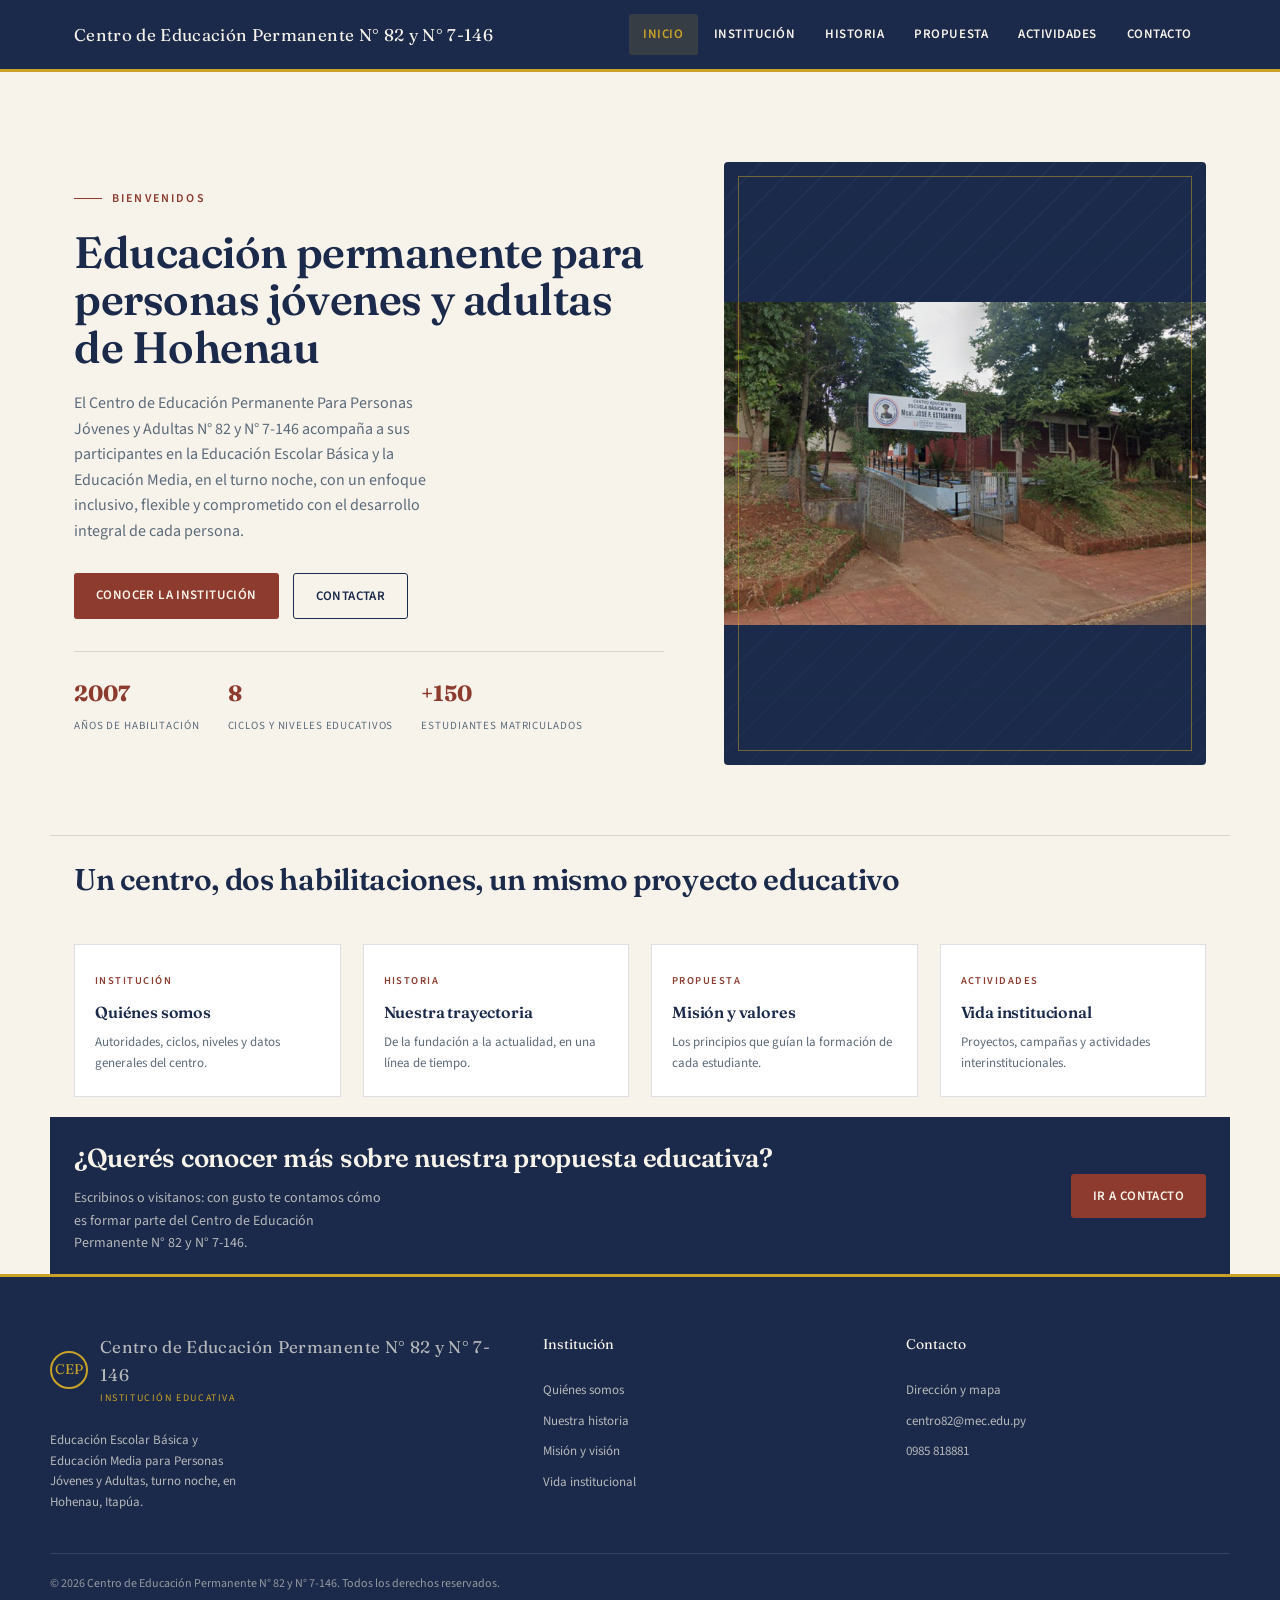
<file: index.html>
<!DOCTYPE html>
<html lang="es">
<head>
<script src="https://cdn.botpress.cloud/webchat/v5.0/inject.js"></script>
<script src="https://files.bpcontent.cloud/2026/10/13/23/20261013231435-PEEJTWRN.js" defer></script>
<meta charset="UTF-8">
<meta name="viewport" content="width=device-width, initial-scale=1.0">
<title>Inicio · Centro de Educación Permanente N° 82 y N° 7-146</title>
<meta name="description" content="Centro de Educación Permanente N° 82 y N° 7-146, institución educativa comprometida con la formación integral.">
<link rel="stylesheet" href="styles.css">
</head>
<body>

<header>
  <div class="nav-wrap">
    <div class="brand">
      <a href="index.html" class="brand-link">
        <div class="brand-text">Centro de Educación Permanente N° 82 y N° 7-146</div>
      </a>
    </div>
    <button class="nav-toggle" aria-label="Abrir menú" aria-expanded="false" aria-controls="site-nav">
      <span></span><span></span><span></span>
    </button>
    <nav id="site-nav">
      <div class="active"><a href="index.html">Inicio</a></div>
      <div><a href="/institucion">Institución</a>
        <div class="dropdown">
          <a href="institucion.html#informacion">Información general</a>
          <a href="institucion.html#autoridades">Autoridades</a>
          <a href="institucion.html#instalaciones">Instalaciones</a>
        </div>
      </div>
      <div><a href="/historia">Historia</a>
        <div class="dropdown">
          <a href="historia.html#origenes">Historia del colegio</a>
          <a href="historia.html#linea-de-tiempo">Línea de tiempo</a>
        </div>
      </div>
      <div><a href="/propuesta">Propuesta</a>
        <div class="dropdown">
          <a href="propuesta.html#mision">Misión</a>
          <a href="propuesta.html#vision">Visión</a>
          <a href="propuesta.html#valores">Valores</a>
        </div>
      </div>
      <div><a href="/actividades">Actividades</a>
        <div class="dropdown">
          <a href="actividades.html#interinstitucionales">Interinstitucionales</a>
          <a href="actividades.html#campanas">Campañas / Proyectos</a>
        </div>
      </div>
      <div><a href="/contacto">Contacto</a></div>
    </nav>
  </div>
</header>


<div class="hero">
  <div>
    <div class="hero-eyebrow">Bienvenidos</div>
    <h1>Educación permanente para personas jóvenes y adultas de Hohenau</h1>
    <p>El Centro de Educación Permanente Para Personas Jóvenes y Adultas N° 82 y N° 7-146 acompaña a sus participantes en la Educación Escolar Básica y la Educación Media, en el turno noche, con un enfoque inclusivo, flexible y comprometido con el desarrollo integral de cada persona.</p>
    <div class="hero-cta">
      <a href="/institucion" class="btn btn-primary">Conocer la institución</a>
      <a href="/contacto" class="btn btn-ghost">Contactar</a>
    </div>
    <div class="hero-meta">
      <div><strong>2007</strong><span>Años de habilitación</span></div>
      <div><strong>8</strong><span>Ciclos y niveles educativos</span></div>
      <div><strong>+150</strong><span>Estudiantes matriculados</span></div>
    </div>
  </div>
  <div class="hero-visual">
    <div class="hero-visual-mark">
      <img src="FotoCEP.png" width="600" height="400" alt="Foto CEP">
    </div>
  </div>
</div>

<section class="highlights" aria-label="Resumen institucional">
  <div class="section-head">
    <div>
      <h2>Un centro, dos habilitaciones, un mismo proyecto educativo</h2>
    </div>
  </div>
  <div class="grid-4">
    <a class="mini-card" href="/institucion">
      <span class="mini-card-tag">Institución</span>
      <h3>Quiénes somos</h3>
      <p>Autoridades, ciclos, niveles y datos generales del centro.</p>
    </a>
    <a class="mini-card" href="/historia">
      <span class="mini-card-tag">Historia</span>
      <h3>Nuestra trayectoria</h3>
      <p>De la fundación a la actualidad, en una línea de tiempo.</p>
    </a>
    <a class="mini-card" href="/propuesta">
      <span class="mini-card-tag">Propuesta</span>
      <h3>Misión y valores</h3>
      <p>Los principios que guían la formación de cada estudiante.</p>
    </a>
    <a class="mini-card" href="/actividades">
      <span class="mini-card-tag">Actividades</span>
      <h3>Vida institucional</h3>
      <p>Proyectos, campañas y actividades interinstitucionales.</p>
    </a>
  </div>
</section>

<section class="cta-banner" aria-label="Llamado a la acción">
  <div class="cta-inner">
    <div>
      <h2>¿Querés conocer más sobre nuestra propuesta educativa?</h2>
      <p>Escribinos o visitanos: con gusto te contamos cómo es formar parte del Centro de Educación Permanente N° 82 y N° 7-146.</p>
    </div>
    <a href="/contacto" class="btn btn-primary">Ir a contacto</a>
  </div>
</section>

<footer>
  <div class="footer-wrap">
    <div class="footer-col">
      <div class="footer-brand">
        <div class="seal">CEP</div>
        <div class="brand-text">Centro de Educación Permanente N° 82 y N° 7-146<span>Institución Educativa</span></div>
      </div>
      <p class="footer-desc">Educación Escolar Básica y Educación Media para Personas Jóvenes y Adultas, turno noche, en Hohenau, Itapúa.</p>
    </div>
    <div class="footer-col">
      <div class="footer-heading">Institución</div>
      <a href="institucion.html">Quiénes somos</a>
      <a href="historia.html">Nuestra historia</a>
      <a href="propuesta.html">Misión y visión</a>
      <a href="actividades.html">Vida institucional</a>
    </div>
    <div class="footer-col">
      <div class="footer-heading">Contacto</div>
      <a href="/contacto">Dirección y mapa</a>
      <a href="mailto:centro82@mec.edu.py">centro82@mec.edu.py</a>
      <a href="tel:+595985818881">0985 818881</a>
    </div>
  </div>
  <div class="footer-bottom">
    <span>© 2026 Centro de Educación Permanente N° 82 y N° 7-146. Todos los derechos reservados.</span>
  </div>
</footer>

<script>
  const toggle = document.querySelector('.nav-toggle');
  const nav = document.getElementById('site-nav');
  if (toggle && nav) {
    toggle.addEventListener('click', () => {
      const open = nav.classList.toggle('open');
      toggle.setAttribute('aria-expanded', open);
    });
  }
</script>

</body>
</html>
</file>
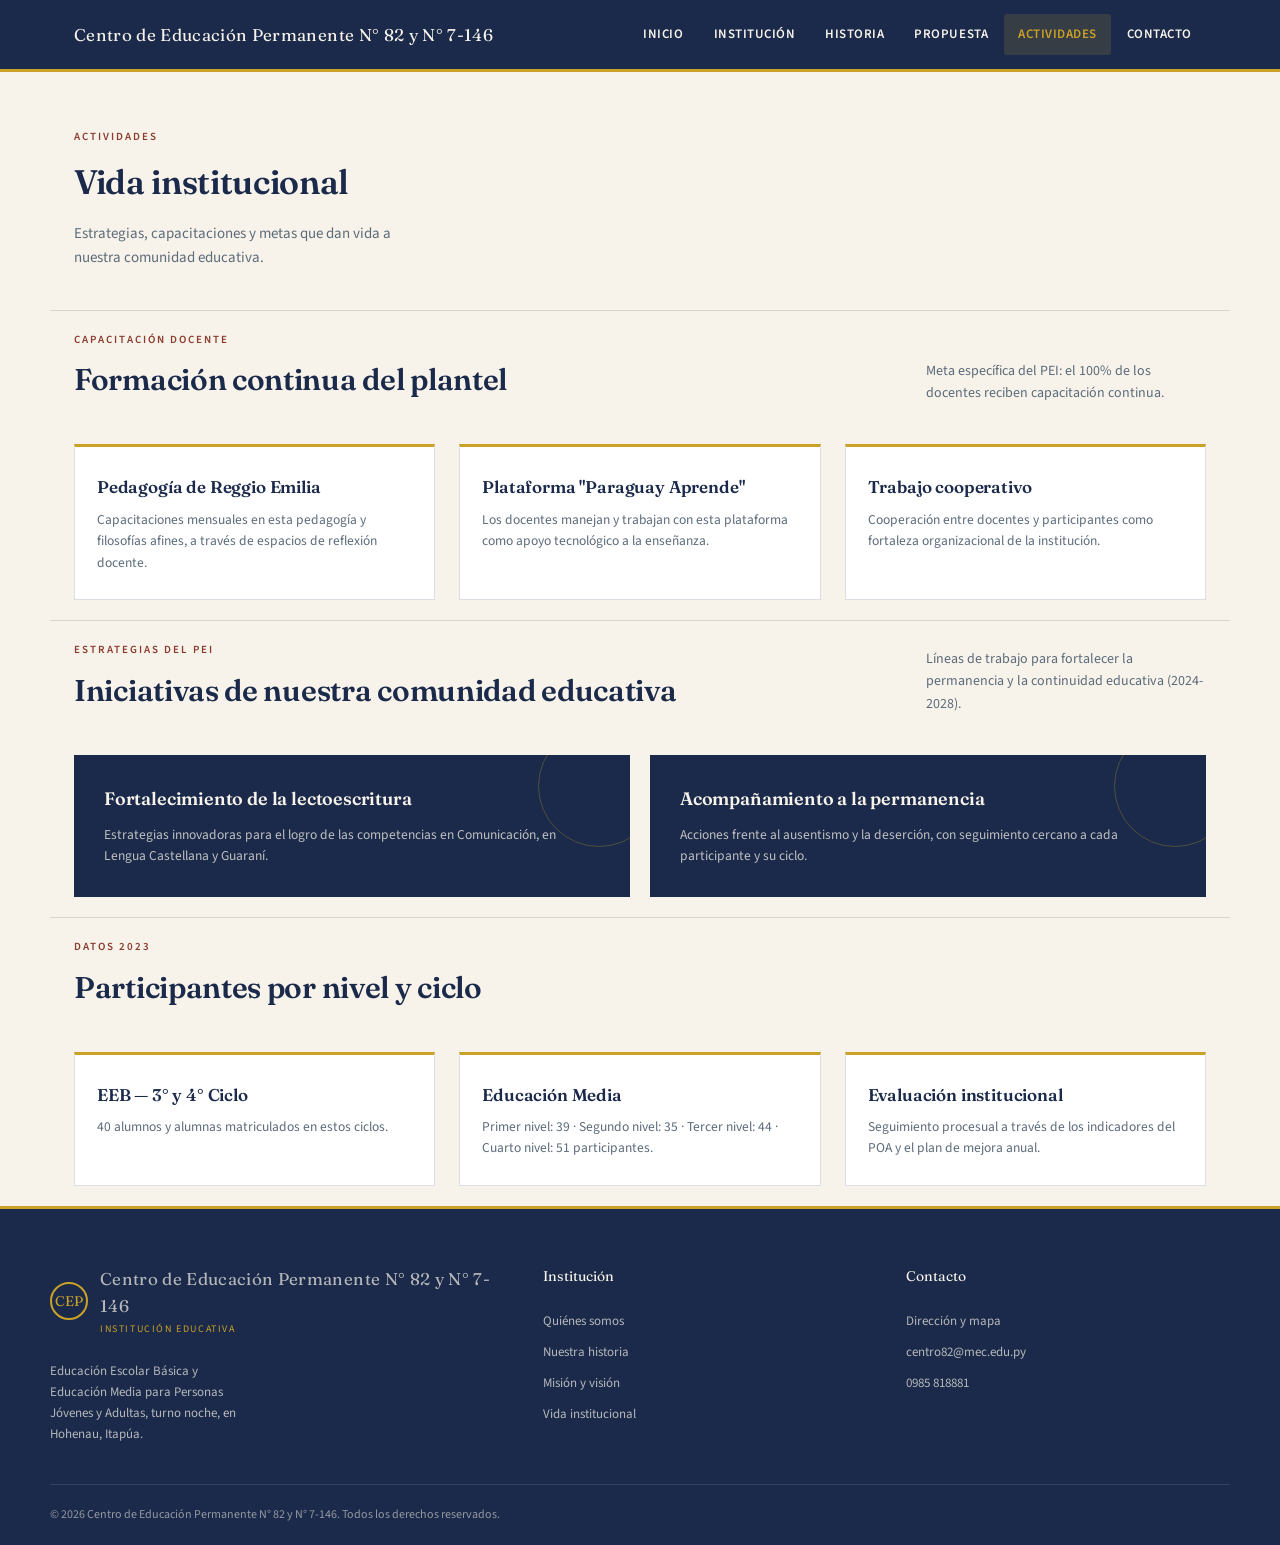
<file: actividades.html>
<!DOCTYPE html>
<html lang="es">
<head>
<script src="https://cdn.botpress.cloud/webchat/v5.0/inject.js"></script>
<script src="https://files.bpcontent.cloud/2026/10/13/23/20261013231435-PEEJTWRN.js" defer></script>
<meta charset="UTF-8">
<meta name="viewport" content="width=device-width, initial-scale=1.0">
<title>Actividades · Centro de Educación Permanente N° 82 y N° 7-146</title>
<meta name="description" content="Actividades interinstitucionales, campañas y proyectos del Centro de Educación Permanente N° 82 y N° 7-146.">
<link rel="stylesheet" href="styles.css">
</head>
<body>

<header>
  <div class="nav-wrap">
    <div class="brand">
      <a href="index.html" class="brand-link">
        <div class="brand-text">Centro de Educación Permanente N° 82 y N° 7-146</div>
      </a>
    </div>
    <button class="nav-toggle" aria-label="Abrir menú" aria-expanded="false" aria-controls="site-nav">
      <span></span><span></span><span></span>
    </button>
    <nav id="site-nav">
      <div><a href="index.html">Inicio</a></div>
      <div><a href="/institucion">Institución</a>
        <div class="dropdown">
          <a href="institucion.html#informacion">Información general</a>
          <a href="institucion.html#autoridades">Autoridades</a>
          <a href="institucion.html#instalaciones">Instalaciones</a>
        </div>
      </div>
      <div><a href="/historia">Historia</a>
        <div class="dropdown">
          <a href="historia.html#origenes">Historia del colegio</a>
          <a href="historia.html#linea-de-tiempo">Línea de tiempo</a>
        </div>
      </div>
      <div><a href="/propuesta">Propuesta</a>
        <div class="dropdown">
          <a href="propuesta.html#mision">Misión</a>
          <a href="propuesta.html#vision">Visión</a>
          <a href="propuesta.html#valores">Valores</a>
        </div>
      </div>
      <div class="active"><a href="/actividades">Actividades</a>
        <div class="dropdown">
          <a href="actividades.html#interinstitucionales">Interinstitucionales</a>
          <a href="actividades.html#campanas">Campañas / Proyectos</a>
        </div>
      </div>
      <div><a href="/contacto">Contacto</a></div>
    </nav>
  </div>
</header>


<div class="page-hero">
  <span class="section-tag">Actividades</span>
  <h1>Vida institucional</h1>
  <p>Estrategias, capacitaciones y metas que dan vida a nuestra comunidad educativa.</p>
</div>

<section id="interinstitucionales">
  <div class="section-head">
    <div>
      <span class="section-tag">Capacitación docente</span>
      <h2>Formación continua del plantel</h2>
    </div>
    <p class="section-sub">Meta específica del PEI: el 100% de los docentes reciben capacitación continua.</p>
  </div>
  <div class="grid-3">
    <div class="card">
      <h3>Pedagogía de Reggio Emilia</h3>
      <p>Capacitaciones mensuales en esta pedagogía y filosofías afines, a través de espacios de reflexión docente.</p>
    </div>
    <div class="card">
      <h3>Plataforma "Paraguay Aprende"</h3>
      <p>Los docentes manejan y trabajan con esta plataforma como apoyo tecnológico a la enseñanza.</p>
    </div>
    <div class="card">
      <h3>Trabajo cooperativo</h3>
      <p>Cooperación entre docentes y participantes como fortaleza organizacional de la institución.</p>
    </div>
  </div>
</section>

<section id="campanas">
  <div class="section-head">
    <div>
      <span class="section-tag">Estrategias del PEI</span>
      <h2>Iniciativas de nuestra comunidad educativa</h2>
    </div>
    <p class="section-sub">Líneas de trabajo para fortalecer la permanencia y la continuidad educativa (2024-2028).</p>
  </div>
  <div class="activity-row">
    <div class="activity-card">
      <h3>Fortalecimiento de la lectoescritura</h3>
      <p>Estrategias innovadoras para el logro de las competencias en Comunicación, en Lengua Castellana y Guaraní.</p>
    </div>
    <div class="activity-card">
      <h3>Acompañamiento a la permanencia</h3>
      <p>Acciones frente al ausentismo y la deserción, con seguimiento cercano a cada participante y su ciclo.</p>
    </div>
  </div>
</section>

<section id="calendario">
  <div class="section-head">
    <div>
      <span class="section-tag">Datos 2023</span>
      <h2>Participantes por nivel y ciclo</h2>
    </div>
  </div>
  <div class="grid-3">
    <div class="card"><h3>EEB — 3° y 4° Ciclo</h3><p>40 alumnos y alumnas matriculados en estos ciclos.</p></div>
    <div class="card"><h3>Educación Media</h3><p>Primer nivel: 39 · Segundo nivel: 35 · Tercer nivel: 44 · Cuarto nivel: 51 participantes.</p></div>
    <div class="card"><h3>Evaluación institucional</h3><p>Seguimiento procesual a través de los indicadores del POA y el plan de mejora anual.</p></div>
  </div>
</section>

<footer>
  <div class="footer-wrap">
    <div class="footer-col">
      <div class="footer-brand">
        <div class="seal">CEP</div>
        <div class="brand-text">Centro de Educación Permanente N° 82 y N° 7-146<span>Institución Educativa</span></div>
      </div>
      <p class="footer-desc">Educación Escolar Básica y Educación Media para Personas Jóvenes y Adultas, turno noche, en Hohenau, Itapúa.</p>
    </div>
    <div class="footer-col">
      <div class="footer-heading">Institución</div>
      <a href="/institucion">Quiénes somos</a>
      <a href="/historia">Nuestra historia</a>
      <a href="/propuesta">Misión y visión</a>
      <a href="/actividades">Vida institucional</a>
    </div>
    <div class="footer-col">
      <div class="footer-heading">Contacto</div>
      <a href="contacto.html">Dirección y mapa</a>
      <a href="mailto:centro82@mec.edu.py">centro82@mec.edu.py</a>
      <a href="tel:+595985818881">0985 818881</a>
    </div>
  </div>
  <div class="footer-bottom">
    <span>© 2026 Centro de Educación Permanente N° 82 y N° 7-146. Todos los derechos reservados.</span>
  </div>
</footer>

<script>
  const toggle = document.querySelector('.nav-toggle');
  const nav = document.getElementById('site-nav');
  if (toggle && nav) {
    toggle.addEventListener('click', () => {
      const open = nav.classList.toggle('open');
      toggle.setAttribute('aria-expanded', open);
    });
  }
</script>

</body>
</html>
</file>
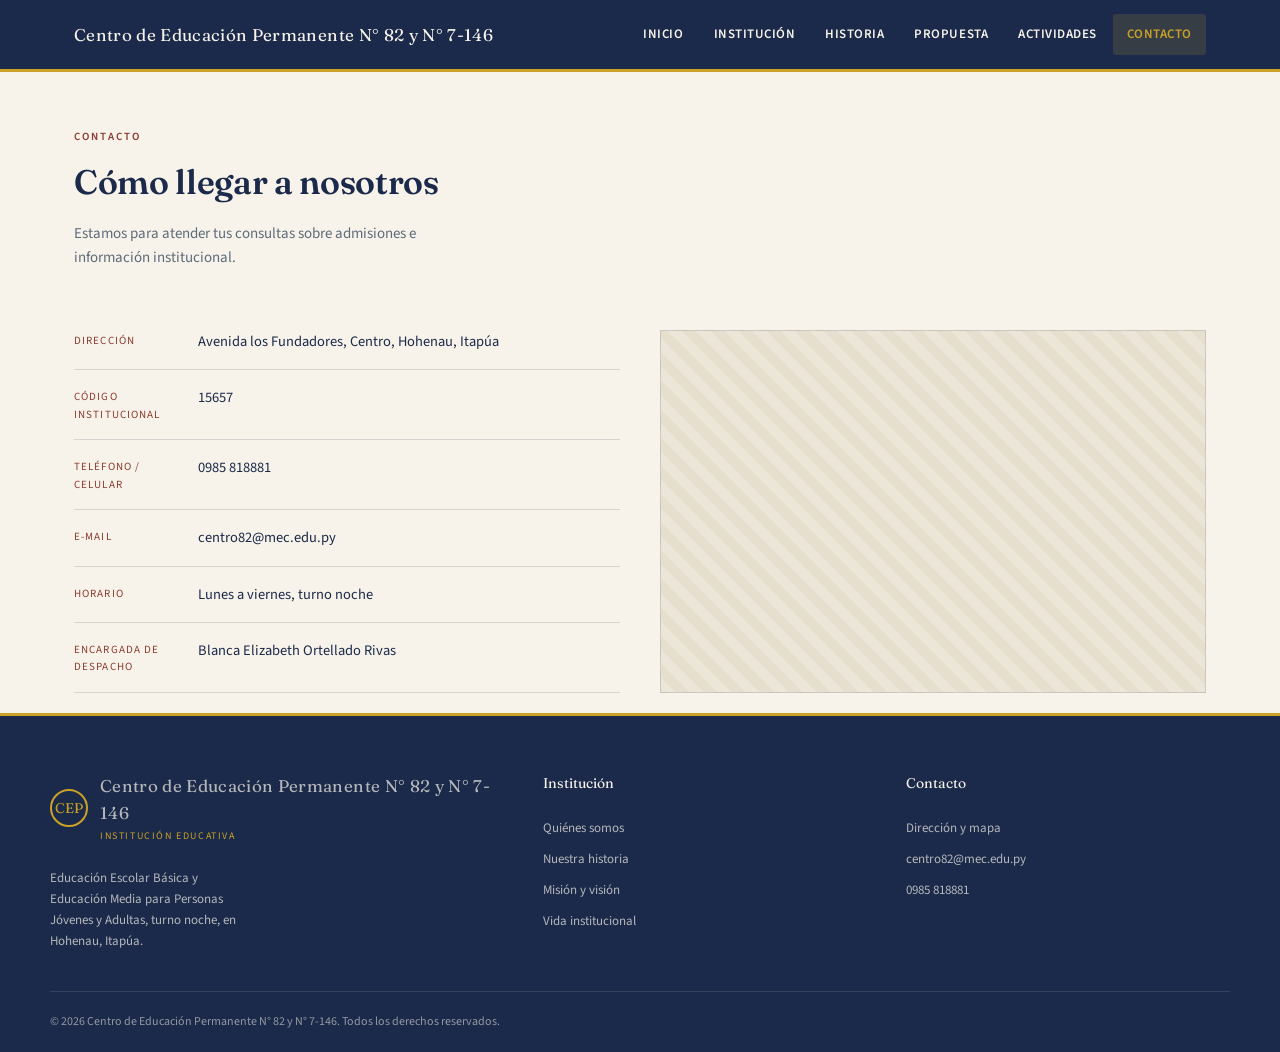
<file: contacto.html>
<!DOCTYPE html>
<html lang="es">
<head>
<script src="https://cdn.botpress.cloud/webchat/v5.0/inject.js"></script>
<script src="https://files.bpcontent.cloud/2026/10/13/23/20261013231435-PEEJTWRN.js" defer></script>
<meta charset="UTF-8">
<meta name="viewport" content="width=device-width, initial-scale=1.0">
<title>Contacto · Centro de Educación Permanente N° 82 y N° 7-146</title>
<meta name="description" content="Contacto, dirección y mapa del Centro de Educación Permanente N° 82 y N° 7-146.">
<link rel="stylesheet" href="styles.css">
</head>
<body>

<header>
  <div class="nav-wrap">
    <div class="brand">
      <a href="index.html" class="brand-link">
        <div class="brand-text">Centro de Educación Permanente N° 82 y N° 7-146</div>
      </a>
    </div>
    <button class="nav-toggle" aria-label="Abrir menú" aria-expanded="false" aria-controls="site-nav">
      <span></span><span></span><span></span>
    </button>
    <nav id="site-nav">
      <div><a href="index.html">Inicio</a></div>
      <div><a href="/institucion">Institución</a>
        <div class="dropdown">
          <a href="institucion.html#informacion">Información general</a>
          <a href="institucion.html#autoridades">Autoridades</a>
          <a href="institucion.html#instalaciones">Instalaciones</a>
        </div>
      </div>
      <div><a href="/historia">Historia</a>
        <div class="dropdown">
          <a href="historia.html#origenes">Historia del colegio</a>
          <a href="historia.html#linea-de-tiempo">Línea de tiempo</a>
        </div>
      </div>
      <div><a href="/propuesta">Propuesta</a>
        <div class="dropdown">
          <a href="propuesta.html#mision">Misión</a>
          <a href="propuesta.html#vision">Visión</a>
          <a href="propuesta.html#valores">Valores</a>
        </div>
      </div>
      <div><a href="/actividades">Actividades</a>
        <div class="dropdown">
          <a href="actividades.html#interinstitucionales">Interinstitucionales</a>
          <a href="actividades.html#campanas">Campañas / Proyectos</a>
        </div>
      </div>
      <div class="active"><a href="contacto.html">Contacto</a></div>
    </nav>
  </div>
</header>


<div class="page-hero">
  <span class="section-tag">Contacto</span>
  <h1>Cómo llegar a nosotros</h1>
  <p>Estamos para atender tus consultas sobre admisiones e información institucional.</p>
</div>

<section id="datos" class="no-top-border">
  <div class="contact-wrap">
    <div>
      <div class="contact-list">
        <div><span class="contact-label">Dirección</span><span class="contact-value">Avenida los Fundadores, Centro, Hohenau, Itapúa</span></div>
        <div><span class="contact-label">Código institucional</span><span class="contact-value">15657</span></div>
        <div><span class="contact-label">Teléfono / Celular</span><span class="contact-value">0985 818881</span></div>
        <div><span class="contact-label">E-mail</span><span class="contact-value">centro82@mec.edu.py</span></div>
        <div><span class="contact-label">Horario</span><span class="contact-value">Lunes a viernes, turno noche</span></div>
        <div><span class="contact-label">Encargada de Despacho</span><span class="contact-value">Blanca Elizabeth Ortellado Rivas</span></div>
      </div>
    </div>
    <div class="map-box">
      <iframe
        src="https://www.google.com/maps/embed?pb=!1m18!1m12!1m3!1d3552.2698038043586!2d-55.65250252465376!3d-27.08478750041523!2m3!1f0!2f0!3f0!3m2!1i1024!2i768!4f13.1!3m3!1m2!1s0x9457fa8da67e0d2d%3A0x11ee6d0868a7bda2!2sEscuela%20Mcal.%20Estigarribia!5e0!3m2!1ses-419!2spy!4v1787237582143!5m2!1ses-419!2spy"
        style="border:0;"
        title="Ubicación del centro educativo"
        allowfullscreen=""
        loading="lazy"
        referrerpolicy="no-referrer-when-downgrade">
      </iframe>
    </div>
  </div>
</section>

<footer>
  <div class="footer-wrap">
    <div class="footer-col">
      <div class="footer-brand">
        <div class="seal">CEP</div>
        <div class="brand-text">Centro de Educación Permanente N° 82 y N° 7-146<span>Institución Educativa</span></div>
      </div>
      <p class="footer-desc">Educación Escolar Básica y Educación Media para Personas Jóvenes y Adultas, turno noche, en Hohenau, Itapúa.</p>
    </div>
    <div class="footer-col">
      <div class="footer-heading">Institución</div>
      <a href="/institucion">Quiénes somos</a>
      <a href="/historia">Nuestra historia</a>
      <a href="/propuesta">Misión y visión</a>
      <a href="/actividades">Vida institucional</a>
    </div>
    <div class="footer-col">
      <div class="footer-heading">Contacto</div>
      <a href="/contacto">Dirección y mapa</a>
      <a href="mailto:centro82@mec.edu.py">centro82@mec.edu.py</a>
      <a href="tel:+595985818881">0985 818881</a>
    </div>
  </div>
  <div class="footer-bottom">
    <span>© 2026 Centro de Educación Permanente N° 82 y N° 7-146. Todos los derechos reservados.</span>
  </div>
</footer>

<script>
  const toggle = document.querySelector('.nav-toggle');
  const nav = document.getElementById('site-nav');
  if (toggle && nav) {
    toggle.addEventListener('click', () => {
      const open = nav.classList.toggle('open');
      toggle.setAttribute('aria-expanded', open);
    });
  }
</script>

</body>
</html>
</file>
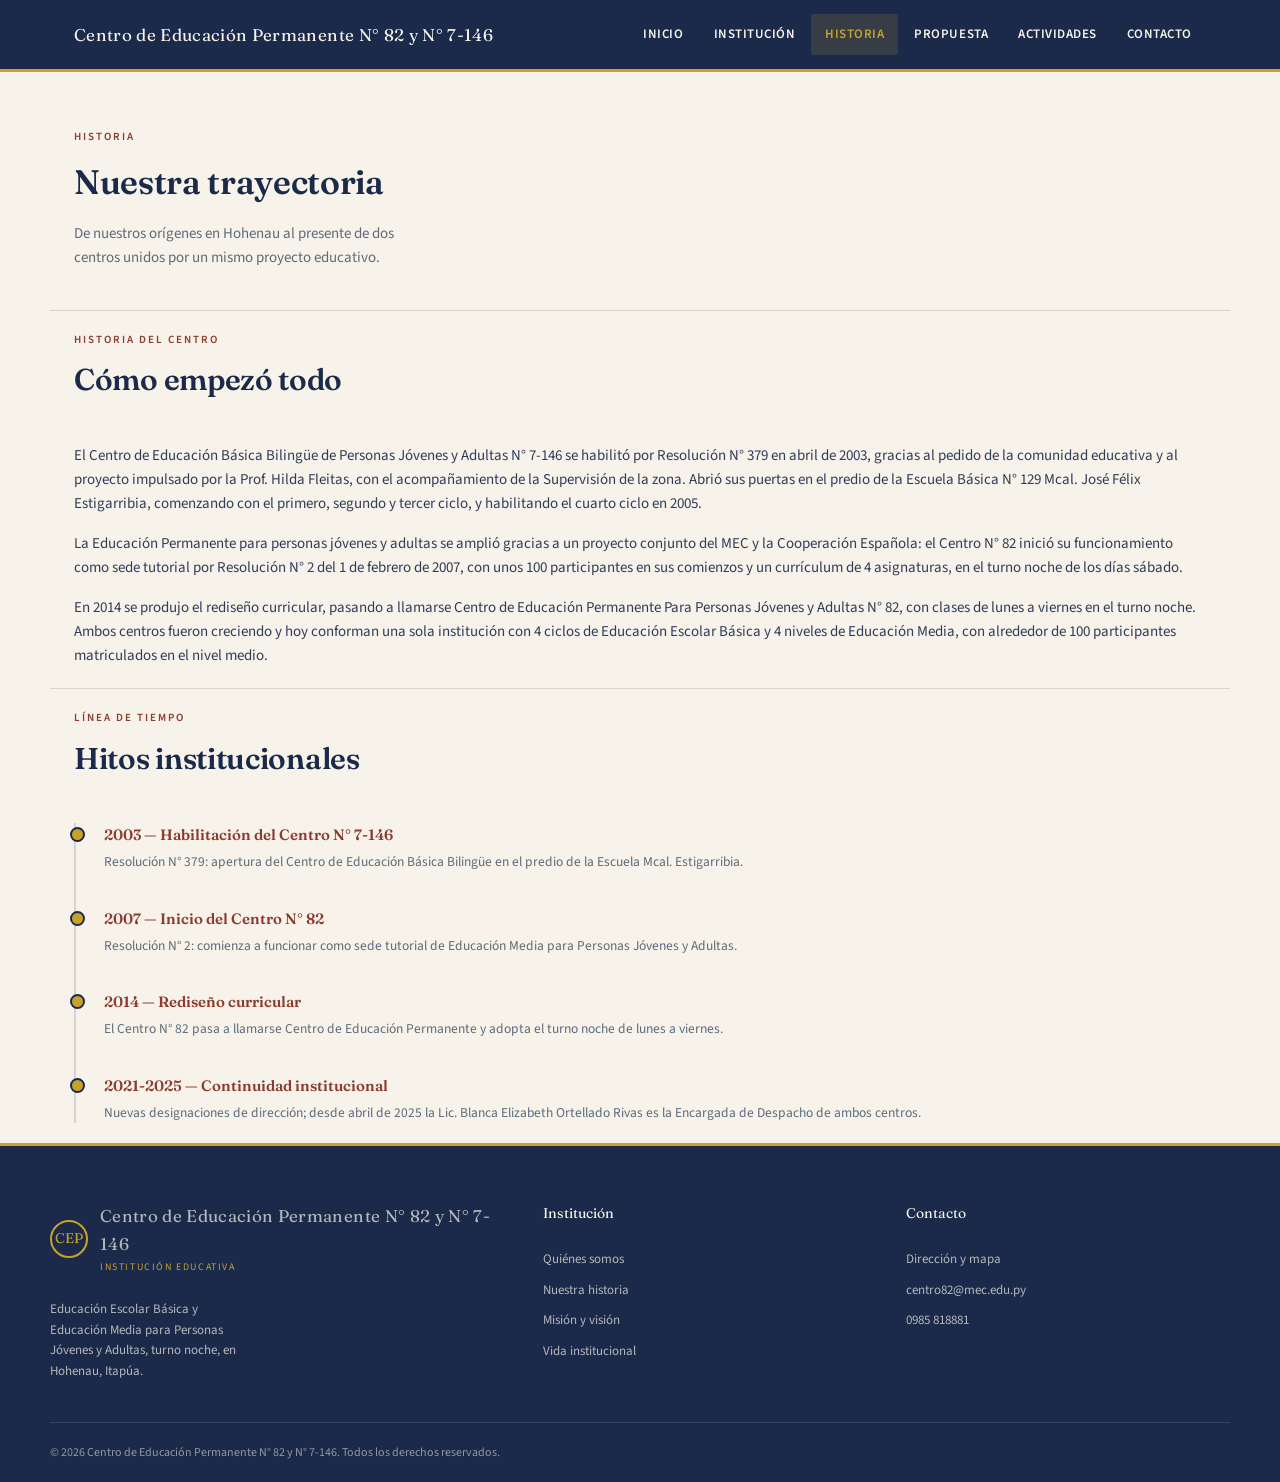
<file: historia.html>
<!DOCTYPE html>
<html lang="es">
<head>
<script src="https://cdn.botpress.cloud/webchat/v5.0/inject.js"></script>
<script src="https://files.bpcontent.cloud/2026/10/13/23/20261013231435-PEEJTWRN.js" defer></script>
<meta charset="UTF-8">
<meta name="viewport" content="width=device-width, initial-scale=1.0">
<title>Historia · Centro de Educación Permanente N° 82 y N° 7-146</title>
<meta name="description" content="Historia y línea de tiempo del Centro de Educación Permanente N° 82 y N° 7-146.">
<link rel="stylesheet" href="styles.css">
</head>
<body>

<header>
  <div class="nav-wrap">
    <div class="brand">
      <a href="index.html" class="brand-link">
        <div class="brand-text">Centro de Educación Permanente N° 82 y N° 7-146</div>
      </a>
    </div>
    <button class="nav-toggle" aria-label="Abrir menú" aria-expanded="false" aria-controls="site-nav">
      <span></span><span></span><span></span>
    </button>
    <nav id="site-nav">
      <div><a href="index.html">Inicio</a></div>
      <div><a href="/institucion">Institución</a>
        <div class="dropdown">
          <a href="institucion.html#informacion">Información general</a>
          <a href="institucion.html#autoridades">Autoridades</a>
          <a href="institucion.html#instalaciones">Instalaciones</a>
        </div>
      </div>
      <div class="active"><a href="/historia">Historia</a>
        <div class="dropdown">
          <a href="historia.html#origenes">Historia del colegio</a>
          <a href="historia.html#linea-de-tiempo">Línea de tiempo</a>
        </div>
      </div>
      <div><a href="/propuesta">Propuesta</a>
        <div class="dropdown">
          <a href="propuesta.html#mision">Misión</a>
          <a href="propuesta.html#vision">Visión</a>
          <a href="propuesta.html#valores">Valores</a>
        </div>
      </div>
      <div><a href="/actividades">Actividades</a>
        <div class="dropdown">
          <a href="actividades.html#interinstitucionales">Interinstitucionales</a>
          <a href="actividades.html#campanas">Campañas / Proyectos</a>
        </div>
      </div>
      <div><a href="/contacto">Contacto</a></div>
    </nav>
  </div>
</header>


<div class="page-hero">
  <span class="section-tag">Historia</span>
  <h1>Nuestra trayectoria</h1>
  <p>De nuestros orígenes en Hohenau al presente de dos centros unidos por un mismo proyecto educativo.</p>
</div>

<section id="origenes">
  <div class="section-head">
    <div>
      <span class="section-tag">Historia del centro</span>
      <h2>Cómo empezó todo</h2>
    </div>
  </div>
  <div class="prose-block">
    <p>El Centro de Educación Básica Bilingüe de Personas Jóvenes y Adultas N° 7-146 se habilitó por Resolución N° 379 en abril de 2003, gracias al pedido de la comunidad educativa y al proyecto impulsado por la Prof. Hilda Fleitas, con el acompañamiento de la Supervisión de la zona. Abrió sus puertas en el predio de la Escuela Básica N° 129 Mcal. José Félix Estigarribia, comenzando con el primero, segundo y tercer ciclo, y habilitando el cuarto ciclo en 2005.</p>
    <p>La Educación Permanente para personas jóvenes y adultas se amplió gracias a un proyecto conjunto del MEC y la Cooperación Española: el Centro N° 82 inició su funcionamiento como sede tutorial por Resolución N° 2 del 1 de febrero de 2007, con unos 100 participantes en sus comienzos y un currículum de 4 asignaturas, en el turno noche de los días sábado.</p>
    <p>En 2014 se produjo el rediseño curricular, pasando a llamarse Centro de Educación Permanente Para Personas Jóvenes y Adultas N° 82, con clases de lunes a viernes en el turno noche. Ambos centros fueron creciendo y hoy conforman una sola institución con 4 ciclos de Educación Escolar Básica y 4 niveles de Educación Media, con alrededor de 100 participantes matriculados en el nivel medio.</p>
  </div>
</section>

<section id="linea-de-tiempo">
  <div class="section-head">
    <div>
      <span class="section-tag">Línea de tiempo</span>
      <h2>Hitos institucionales</h2>
    </div>
  </div>
  <div class="timeline">
    <div class="tl-item">
      <div class="tl-year">2003 — Habilitación del Centro N° 7-146</div>
      <p>Resolución N° 379: apertura del Centro de Educación Básica Bilingüe en el predio de la Escuela Mcal. Estigarribia.</p>
    </div>
    <div class="tl-item">
      <div class="tl-year">2007 — Inicio del Centro N° 82</div>
      <p>Resolución N° 2: comienza a funcionar como sede tutorial de Educación Media para Personas Jóvenes y Adultas.</p>
    </div>
    <div class="tl-item">
      <div class="tl-year">2014 — Rediseño curricular</div>
      <p>El Centro N° 82 pasa a llamarse Centro de Educación Permanente y adopta el turno noche de lunes a viernes.</p>
    </div>
    <div class="tl-item">
      <div class="tl-year">2021-2025 — Continuidad institucional</div>
      <p>Nuevas designaciones de dirección; desde abril de 2025 la Lic. Blanca Elizabeth Ortellado Rivas es la Encargada de Despacho de ambos centros.</p>
    </div>
  </div>
</section>

<footer>
  <div class="footer-wrap">
    <div class="footer-col">
      <div class="footer-brand">
        <div class="seal">CEP</div>
        <div class="brand-text">Centro de Educación Permanente N° 82 y N° 7-146<span>Institución Educativa</span></div>
      </div>
      <p class="footer-desc">Educación Escolar Básica y Educación Media para Personas Jóvenes y Adultas, turno noche, en Hohenau, Itapúa.</p>
    </div>
    <div class="footer-col">
      <div class="footer-heading">Institución</div>
      <a href="/institucion">Quiénes somos</a>
      <a href="/historia">Nuestra historia</a>
      <a href="/propuesta">Misión y visión</a>
      <a href="/actividades">Vida institucional</a>
    </div>
    <div class="footer-col">
      <div class="footer-heading">Contacto</div>
      <a href="/contacto">Dirección y mapa</a>
      <a href="mailto:centro82@mec.edu.py">centro82@mec.edu.py</a>
      <a href="tel:+595985818881">0985 818881</a>
    </div>
  </div>
  <div class="footer-bottom">
    <span>© 2026 Centro de Educación Permanente N° 82 y N° 7-146. Todos los derechos reservados.</span>
  </div>
</footer>

<script>
  const toggle = document.querySelector('.nav-toggle');
  const nav = document.getElementById('site-nav');
  if (toggle && nav) {
    toggle.addEventListener('click', () => {
      const open = nav.classList.toggle('open');
      toggle.setAttribute('aria-expanded', open);
    });
  }
</script>

</body>
</html>
</file>
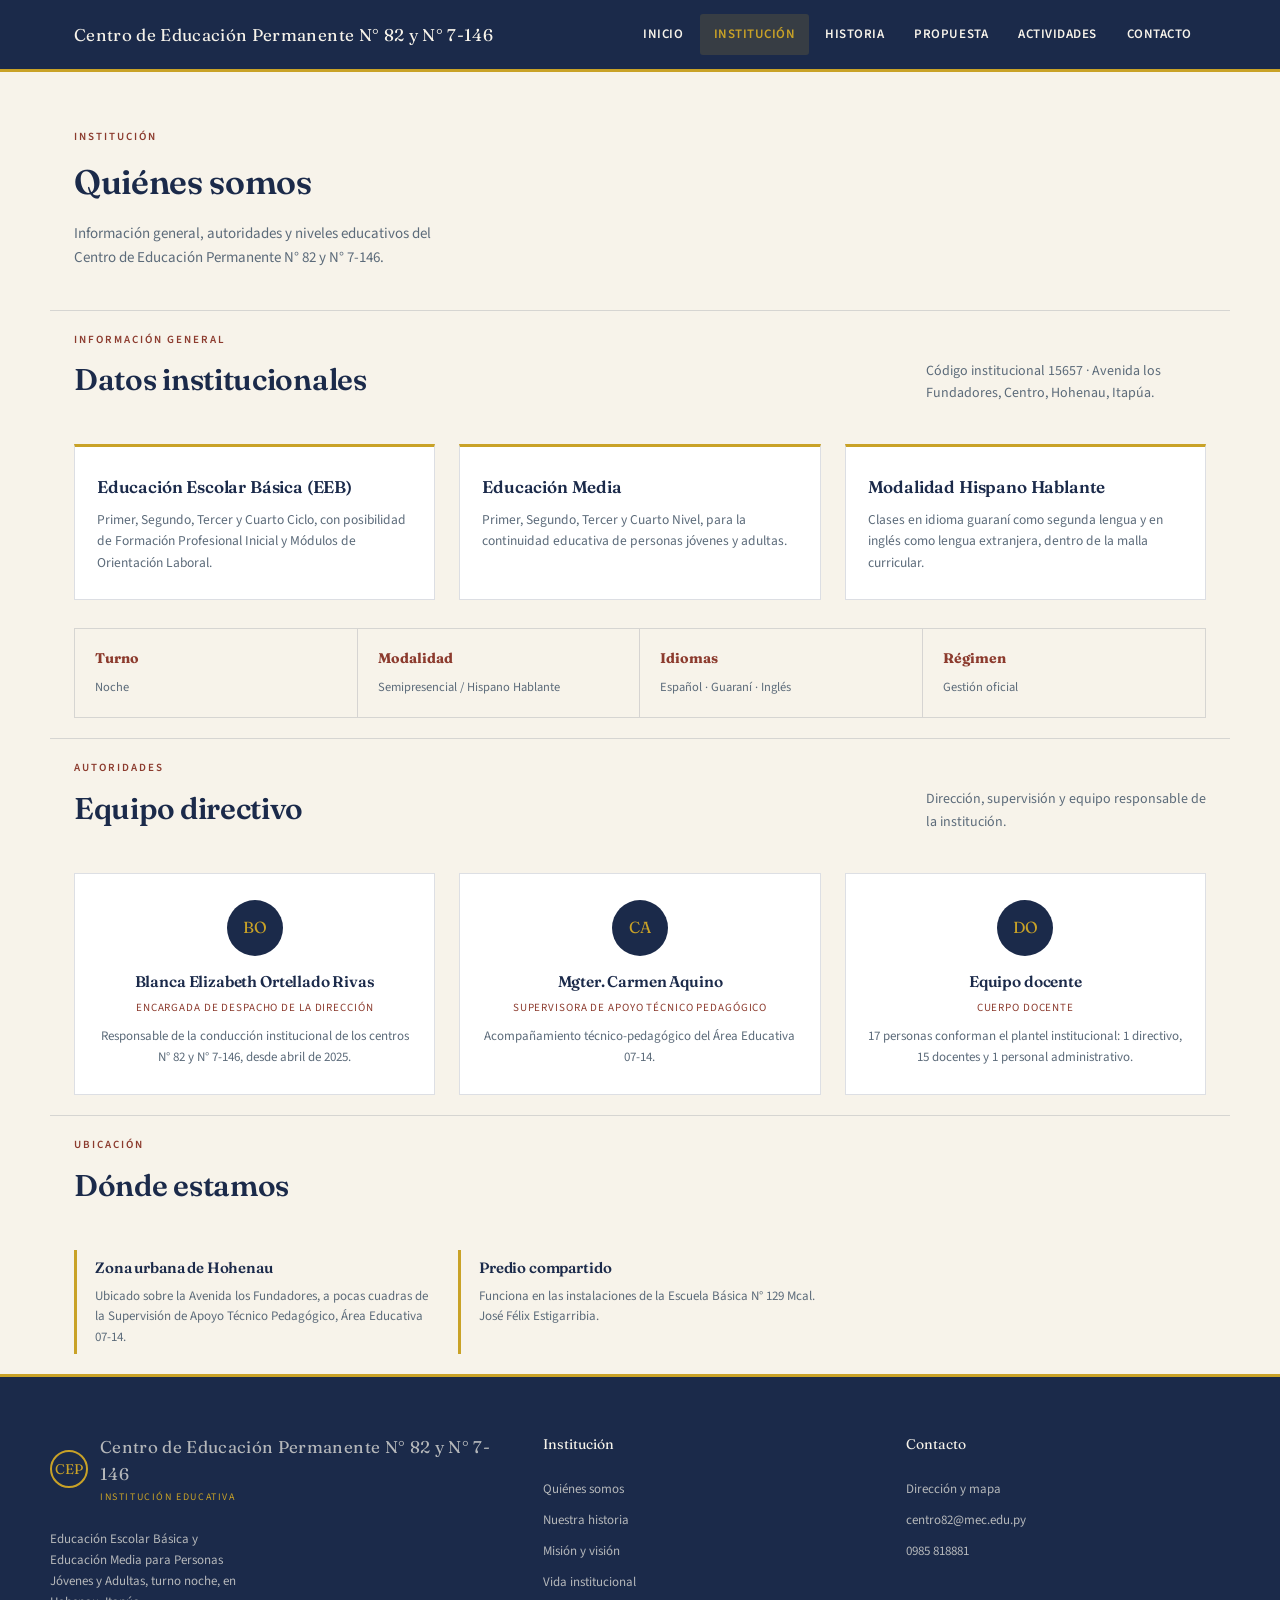
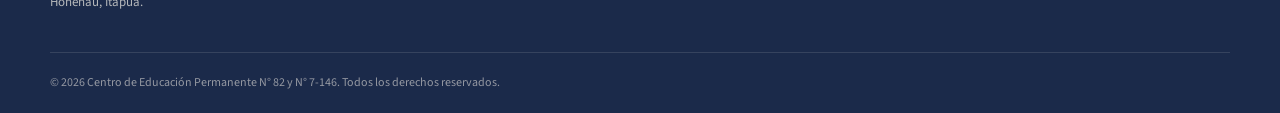
<file: institucion.html>
<!DOCTYPE html>
<html lang="es">
<head>
<script src="https://cdn.botpress.cloud/webchat/v5.0/inject.js"></script>
<script src="https://files.bpcontent.cloud/2026/10/13/23/20261013231435-PEEJTWRN.js" defer></script>
<meta charset="UTF-8">
<meta name="viewport" content="width=device-width, initial-scale=1.0">
<title>Institución · Centro de Educación Permanente N° 82 y N° 7-146</title>
<meta name="description" content="Información general, autoridades e instalaciones del Centro de Educación Permanente N° 82 y N° 7-146.">
<link rel="stylesheet" href="styles.css">
</head>
<body>

<header>
  <div class="nav-wrap">
    <div class="brand">
      <a href="index.html" class="brand-link">
        <div class="brand-text">Centro de Educación Permanente N° 82 y N° 7-146</div>
      </a>
    </div>
    <button class="nav-toggle" aria-label="Abrir menú" aria-expanded="false" aria-controls="site-nav">
      <span></span><span></span><span></span>
    </button>
    <nav id="site-nav">
      <div><a href="index.html">Inicio</a></div>
      <div class="active"><a href="/institucion">Institución</a>
        <div class="dropdown">
          <a href="institucion.html#informacion">Información general</a>
          <a href="institucion.html#autoridades">Autoridades</a>
          <a href="institucion.html#instalaciones">Instalaciones</a>
        </div>
      </div>
      <div><a href="/historia">Historia</a>
        <div class="dropdown">
          <a href="historia.html#origenes">Historia del colegio</a>
          <a href="historia.html#linea-de-tiempo">Línea de tiempo</a>
        </div>
      </div>
      <div><a href="/propuesta">Propuesta</a>
        <div class="dropdown">
          <a href="propuesta.html#mision">Misión</a>
          <a href="propuesta.html#vision">Visión</a>
          <a href="propuesta.html#valores">Valores</a>
        </div>
      </div>
      <div><a href="/actividades">Actividades</a>
        <div class="dropdown">
          <a href="actividades.html#interinstitucionales">Interinstitucionales</a>
          <a href="actividades.html#campanas">Campañas / Proyectos</a>
        </div>
      </div>
      <div><a href="contacto.html">Contacto</a></div>
    </nav>
  </div>
</header>


<div class="page-hero">
  <span class="section-tag">Institución</span>
  <h1>Quiénes somos</h1>
  <p>Información general, autoridades y niveles educativos del Centro de Educación Permanente N° 82 y N° 7-146.</p>
</div>

<section id="informacion">
  <div class="section-head">
    <div>
      <span class="section-tag">Información general</span>
      <h2>Datos institucionales</h2>
    </div>
    <p class="section-sub">Código institucional 15657 · Avenida los Fundadores, Centro, Hohenau, Itapúa.</p>
  </div>
  <div class="grid-3">
    <div class="card">
      <h3>Educación Escolar Básica (EEB)</h3>
      <p>Primer, Segundo, Tercer y Cuarto Ciclo, con posibilidad de Formación Profesional Inicial y Módulos de Orientación Laboral.</p>
    </div>
    <div class="card">
      <h3>Educación Media</h3>
      <p>Primer, Segundo, Tercer y Cuarto Nivel, para la continuidad educativa de personas jóvenes y adultas.</p>
    </div>
    <div class="card">
      <h3>Modalidad Hispano Hablante</h3>
      <p>Clases en idioma guaraní como segunda lengua y en inglés como lengua extranjera, dentro de la malla curricular.</p>
    </div>
  </div>
  <div class="info-strip">
    <div><strong>Turno</strong><span>Noche</span></div>
    <div><strong>Modalidad</strong><span>Semipresencial / Hispano Hablante</span></div>
    <div><strong>Idiomas</strong><span>Español · Guaraní · Inglés</span></div>
    <div><strong>Régimen</strong><span>Gestión oficial</span></div>
  </div>
</section>

<section id="autoridades">
  <div class="section-head">
    <div>
      <span class="section-tag">Autoridades</span>
      <h2>Equipo directivo</h2>
    </div>
    <p class="section-sub">Dirección, supervisión y equipo responsable de la institución.</p>
  </div>
  <div class="staff-grid">
    <div class="staff-card">
      <div class="staff-avatar">BO</div>
      <h3>Blanca Elizabeth Ortellado Rivas</h3>
      <span class="staff-role">Encargada de Despacho de la Dirección</span>
      <p>Responsable de la conducción institucional de los centros N° 82 y N° 7-146, desde abril de 2025.</p>
    </div>
    <div class="staff-card">
      <div class="staff-avatar">CA</div>
      <h3>Mgter. Carmen Aquino</h3>
      <span class="staff-role">Supervisora de Apoyo Técnico Pedagógico</span>
      <p>Acompañamiento técnico-pedagógico del Área Educativa 07-14.</p>
    </div>
    <div class="staff-card">
      <div class="staff-avatar">DO</div>
      <h3>Equipo docente</h3>
      <span class="staff-role">Cuerpo docente</span>
      <p>17 personas conforman el plantel institucional: 1 directivo, 15 docentes y 1 personal administrativo.</p>
    </div>
  </div>
</section>

<section id="instalaciones">
  <div class="section-head">
    <div>
      <span class="section-tag">Ubicación</span>
      <h2>Dónde estamos</h2>
    </div>
  </div>
  <div class="facility-grid">
    <div class="facility-card"><h3>Zona urbana de Hohenau</h3><p>Ubicado sobre la Avenida los Fundadores, a pocas cuadras de la Supervisión de Apoyo Técnico Pedagógico, Área Educativa 07-14.</p></div>
    <div class="facility-card"><h3>Predio compartido</h3><p>Funciona en las instalaciones de la Escuela Básica N° 129 Mcal. José Félix Estigarribia.</p></div>
  </div>
</section>

<footer>
  <div class="footer-wrap">
    <div class="footer-col">
      <div class="footer-brand">
        <div class="seal">CEP</div>
        <div class="brand-text">Centro de Educación Permanente N° 82 y N° 7-146<span>Institución Educativa</span></div>
      </div>
      <p class="footer-desc">Educación Escolar Básica y Educación Media para Personas Jóvenes y Adultas, turno noche, en Hohenau, Itapúa.</p>
    </div>
    <div class="footer-col">
      <div class="footer-heading">Institución</div>
      <a href="/institucion">Quiénes somos</a>
      <a href="/historia">Nuestra historia</a>
      <a href="/propuesta">Misión y visión</a>
      <a href="/actividades">Vida institucional</a>
    </div>
    <div class="footer-col">
      <div class="footer-heading">Contacto</div>
      <a href="/contacto">Dirección y mapa</a>
      <a href="mailto:centro82@mec.edu.py">centro82@mec.edu.py</a>
      <a href="tel:+595985818881">0985 818881</a>
    </div>
  </div>
  <div class="footer-bottom">
    <span>© 2026 Centro de Educación Permanente N° 82 y N° 7-146. Todos los derechos reservados.</span>
  </div>
</footer>

<script>
  const toggle = document.querySelector('.nav-toggle');
  const nav = document.getElementById('site-nav');
  if (toggle && nav) {
    toggle.addEventListener('click', () => {
      const open = nav.classList.toggle('open');
      toggle.setAttribute('aria-expanded', open);
    });
  }
</script>

</body>
</html>
</file>
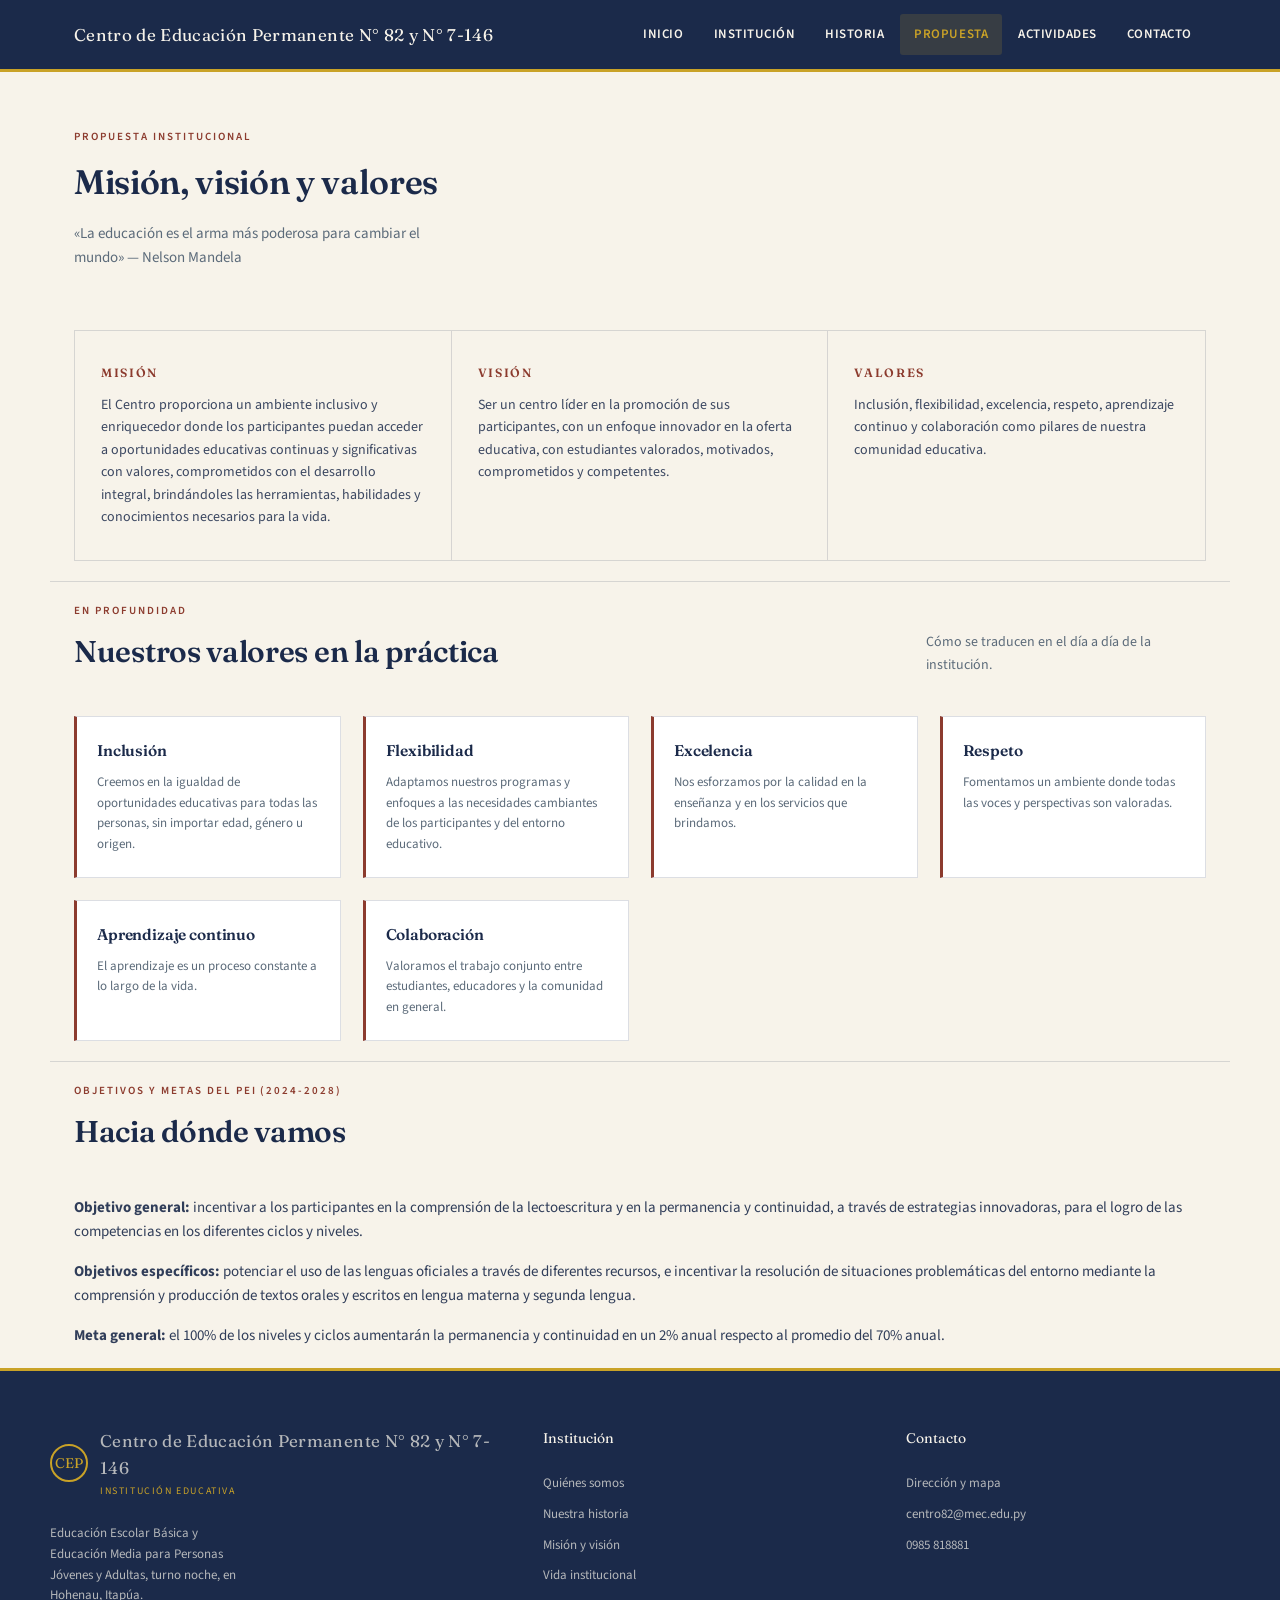
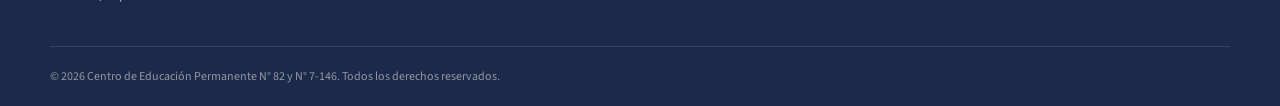
<file: propuesta.html>
<!DOCTYPE html>
<html lang="es">
<head>
<script src="https://cdn.botpress.cloud/webchat/v5.0/inject.js"></script>
<script src="https://files.bpcontent.cloud/2026/10/13/23/20261013231435-PEEJTWRN.js" defer></script>
<meta charset="UTF-8">
<meta name="viewport" content="width=device-width, initial-scale=1.0">
<title>Propuesta Institucional · Centro de Educación Permanente N° 82 y N° 7-146</title>
<meta name="description" content="Misión, visión y valores del Centro de Educación Permanente N° 82 y N° 7-146.">
<link rel="stylesheet" href="styles.css">
</head>
<body>

<header>
  <div class="nav-wrap">
    <div class="brand">
      <a href="index.html" class="brand-link">
        <div class="brand-text">Centro de Educación Permanente N° 82 y N° 7-146</div>
      </a>
    </div>
    <button class="nav-toggle" aria-label="Abrir menú" aria-expanded="false" aria-controls="site-nav">
      <span></span><span></span><span></span>
    </button>
    <nav id="site-nav">
      <div><a href="index.html">Inicio</a></div>
      <div><a href="/institucion">Institución</a>
        <div class="dropdown">
          <a href="institucion.html#informacion">Información general</a>
          <a href="institucion.html#autoridades">Autoridades</a>
          <a href="institucion.html#instalaciones">Instalaciones</a>
        </div>
      </div>
      <div><a href="/historia">Historia</a>
        <div class="dropdown">
          <a href="historia.html#origenes">Historia del colegio</a>
          <a href="historia.html#linea-de-tiempo">Línea de tiempo</a>
        </div>
      </div>
      <div class="active"><a href="/propuesta">Propuesta</a>
        <div class="dropdown">
          <a href="propuesta.html#mision">Misión</a>
          <a href="propuesta.html#vision">Visión</a>
          <a href="propuesta.html#valores">Valores</a>
        </div>
      </div>
      <div><a href="/actividades">Actividades</a>
        <div class="dropdown">
          <a href="actividades.html#interinstitucionales">Interinstitucionales</a>
          <a href="actividades.html#campanas">Campañas / Proyectos</a>
        </div>
      </div>
      <div><a href="/contacto">Contacto</a></div>
    </nav>
  </div>
</header>


<div class="page-hero">
  <span class="section-tag">Propuesta Institucional</span>
  <h1>Misión, visión y valores</h1>
  <p>«La educación es el arma más poderosa para cambiar el mundo» — Nelson Mandela</p>
</div>

<section id="mvv-intro" class="no-top-border">
  <div class="mvv">
    <div id="mision">
      <h3>Misión</h3>
      <p>El Centro proporciona un ambiente inclusivo y enriquecedor donde los participantes puedan acceder a oportunidades educativas continuas y significativas con valores, comprometidos con el desarrollo integral, brindándoles las herramientas, habilidades y conocimientos necesarios para la vida.</p>
    </div>
    <div id="vision">
      <h3>Visión</h3>
      <p>Ser un centro líder en la promoción de sus participantes, con un enfoque innovador en la oferta educativa, con estudiantes valorados, motivados, comprometidos y competentes.</p>
    </div>
    <div id="valores">
      <h3>Valores</h3>
      <p>Inclusión, flexibilidad, excelencia, respeto, aprendizaje continuo y colaboración como pilares de nuestra comunidad educativa.</p>
    </div>
  </div>
</section>

<section id="valores-detalle">
  <div class="section-head">
    <div>
      <span class="section-tag">En profundidad</span>
      <h2>Nuestros valores en la práctica</h2>
    </div>
    <p class="section-sub">Cómo se traducen en el día a día de la institución.</p>
  </div>
  <div class="grid-4">
    <div class="value-card">
      <h3>Inclusión</h3>
      <p>Creemos en la igualdad de oportunidades educativas para todas las personas, sin importar edad, género u origen.</p>
    </div>
    <div class="value-card">
      <h3>Flexibilidad</h3>
      <p>Adaptamos nuestros programas y enfoques a las necesidades cambiantes de los participantes y del entorno educativo.</p>
    </div>
    <div class="value-card">
      <h3>Excelencia</h3>
      <p>Nos esforzamos por la calidad en la enseñanza y en los servicios que brindamos.</p>
    </div>
    <div class="value-card">
      <h3>Respeto</h3>
      <p>Fomentamos un ambiente donde todas las voces y perspectivas son valoradas.</p>
    </div>
    <div class="value-card">
      <h3>Aprendizaje continuo</h3>
      <p>El aprendizaje es un proceso constante a lo largo de la vida.</p>
    </div>
    <div class="value-card">
      <h3>Colaboración</h3>
      <p>Valoramos el trabajo conjunto entre estudiantes, educadores y la comunidad en general.</p>
    </div>
  </div>
</section>

<section id="objetivos">
  <div class="section-head">
    <div>
      <span class="section-tag">Objetivos y metas del PEI (2024-2028)</span>
      <h2>Hacia dónde vamos</h2>
    </div>
  </div>
  <div class="prose-block">
    <p><strong>Objetivo general:</strong> incentivar a los participantes en la comprensión de la lectoescritura y en la permanencia y continuidad, a través de estrategias innovadoras, para el logro de las competencias en los diferentes ciclos y niveles.</p>
    <p><strong>Objetivos específicos:</strong> potenciar el uso de las lenguas oficiales a través de diferentes recursos, e incentivar la resolución de situaciones problemáticas del entorno mediante la comprensión y producción de textos orales y escritos en lengua materna y segunda lengua.</p>
    <p><strong>Meta general:</strong> el 100% de los niveles y ciclos aumentarán la permanencia y continuidad en un 2% anual respecto al promedio del 70% anual.</p>
  </div>
</section>

<footer>
  <div class="footer-wrap">
    <div class="footer-col">
      <div class="footer-brand">
        <div class="seal">CEP</div>
        <div class="brand-text">Centro de Educación Permanente N° 82 y N° 7-146<span>Institución Educativa</span></div>
      </div>
      <p class="footer-desc">Educación Escolar Básica y Educación Media para Personas Jóvenes y Adultas, turno noche, en Hohenau, Itapúa.</p>
    </div>
    <div class="footer-col">
      <div class="footer-heading">Institución</div>
      <a href="/institucion">Quiénes somos</a>
      <a href="/historia">Nuestra historia</a>
      <a href="/propuesta">Misión y visión</a>
      <a href="/actividades">Vida institucional</a>
    </div>
    <div class="footer-col">
      <div class="footer-heading">Contacto</div>
      <a href="/contacto">Dirección y mapa</a>
      <a href="mailto:centro82@mec.edu.py">centro82@mec.edu.py</a>
      <a href="tel:+595985818881">0985 818881</a>
    </div>
  </div>
  <div class="footer-bottom">
    <span>© 2026 Centro de Educación Permanente N° 82 y N° 7-146. Todos los derechos reservados.</span>
  </div>
</footer>

<script>
  const toggle = document.querySelector('.nav-toggle');
  const nav = document.getElementById('site-nav');
  if (toggle && nav) {
    toggle.addEventListener('click', () => {
      const open = nav.classList.toggle('open');
      toggle.setAttribute('aria-expanded', open);
    });
  }
</script>

</body>
</html>
</file>
<file: styles.css>
@import url('https://fonts.googleapis.com/css2?family=Fraunces:opsz,wght@9..144,400;9..144,600;9..144,700&family=Source+Sans+3:wght@400;500;600;700&display=swap');

  :root{
    --ink:#1B2A4A;
    --parchment:#F7F3EA;
    --gold:#C9A227;
    --brick:#8C3B2E;
    --slate:#5C6B7A;
    --line: rgba(27,42,74,0.15);
  }
  *{margin:0;padding:0;box-sizing:border-box;}
  body{
    background:var(--parchment);
    color:var(--ink);
    font-family:'Source Sans 3', sans-serif;
    line-height:1.6;
  }
  h1,h2,h3{
    font-family:'Fraunces', serif;
    font-weight:600;
    letter-spacing:-0.01em;
  }
  a{color:inherit; text-decoration:none;}

  /* ---------- HEADER / NAV ---------- */
  header{
    background:var(--ink);
    color:var(--parchment);
    position:sticky;
    top:0;
    z-index:50;
    border-bottom:3px solid var(--gold);
  }
  .nav-wrap{
    max-width:1180px;
    margin:0 auto;
    display:flex;
    align-items:center;
    justify-content:space-between;
    padding:14px 24px;
  }
  .brand{
    display:flex;
    align-items:center;
    gap:12px;
  }
  .seal{
    width:38px;height:38px;
    border-radius:50%;
    border:2px solid var(--gold);
    display:flex;align-items:center;justify-content:center;
    font-family:'Fraunces',serif;
    font-size:14px;
    color:var(--gold);
    flex-shrink:0;
  }
  .brand-text{
    font-family:'Fraunces', serif;
    font-size:17px;
    letter-spacing:0.02em;
  }
  .brand-text span{
    display:block;
    font-family:'Source Sans 3', sans-serif;
    font-size:10px;
    letter-spacing:0.16em;
    text-transform:uppercase;
    color:var(--gold);
    margin-top:2px;
  }
  .brand-link{display:flex; align-items:center; gap:12px;}
  nav{display:flex; gap:2px;}
  nav > div{position:relative;}
  nav > div > a{
    display:block;
    padding:10px 14px;
    font-size:13px;
    letter-spacing:0.04em;
    text-transform:uppercase;
    font-weight:600;
    border-radius:3px;
    transition:background .15s;
  }
  nav > div > a:hover{background:rgba(255,255,255,0.08);}
  nav > div.active > a{background:rgba(201,162,39,0.16); color:var(--gold);}
  .dropdown{
    display:none;
    position:absolute;
    top:100%;
    left:0;
    background:#fff;
    color:var(--ink);
    min-width:220px;
    box-shadow:0 12px 24px rgba(0,0,0,0.18);
    border-top:2px solid var(--gold);
  }
  nav > div:hover .dropdown{display:block;}
  .dropdown a{
    display:block;
    padding:11px 16px;
    font-size:13px;
    border-bottom:1px solid var(--line);
  }
  .dropdown a:hover{background:var(--parchment); color:var(--brick);}
  .dropdown a:last-child{border-bottom:none;}

  /* mobile nav toggle */
  .nav-toggle{
    display:none;
    flex-direction:column;
    justify-content:center;
    gap:5px;
    width:38px;height:38px;
    background:transparent;
    border:1px solid rgba(247,243,234,0.3);
    border-radius:4px;
    cursor:pointer;
  }
  .nav-toggle span{
    display:block;
    width:18px;height:2px;
    margin:0 auto;
    background:var(--parchment);
  }

  @media(max-width:900px){
    .nav-toggle{display:flex;}
    nav{
      display:none;
      flex-direction:column;
      width:100%;
      gap:0;
      background:var(--ink);
      border-top:1px solid rgba(247,243,234,0.12);
    }
    nav.open{display:flex;}
    .nav-wrap{flex-wrap:wrap;}
    nav > div > a{padding:13px 4px;}
    .dropdown{
      display:block;
      position:static;
      box-shadow:none;
      border-top:none;
      background:rgba(247,243,234,0.04);
    }
    .dropdown a{color:var(--parchment); border-bottom:1px solid rgba(247,243,234,0.08); padding-left:24px;}
    .dropdown a:hover{background:rgba(247,243,234,0.08); color:var(--gold);}
  }

  /* ---------- HERO ---------- */
  .hero{
    max-width:1180px;
    margin:0 auto;
    padding:90px 24px 70px;
    display:grid;
    grid-template-columns:1.1fr 0.9fr;
    gap:60px;
    align-items:center;
  }
  .hero-eyebrow{
    display:flex;
    align-items:center;
    gap:10px;
    font-size:12px;
    letter-spacing:0.18em;
    text-transform:uppercase;
    color:var(--brick);
    font-weight:600;
    margin-bottom:20px;
  }
  .hero-eyebrow::before{
    content:'';
    width:28px;height:1px;
    background:var(--brick);
  }
  .hero h1{
    font-size:44px;
    line-height:1.08;
    margin-bottom:20px;
  }
  .hero p{
    font-size:16px;
    color:var(--slate);
    max-width:46ch;
    margin-bottom:28px;
  }
  .hero-meta{
    display:flex;
    gap:28px;
    padding-top:24px;
    border-top:1px solid var(--line);
  }
  .hero-meta div strong{
    display:block;
    font-family:'Fraunces',serif;
    font-size:22px;
    color:var(--brick);
  }
  .hero-meta div span{
    font-size:11px;
    text-transform:uppercase;
    letter-spacing:0.08em;
    color:var(--slate);
  }
  .hero-visual{
    width: 100%;
    max-width: 520px;
    aspect-ratio:4/5;
    background:
      linear-gradient(rgba(27,42,74,0.55), rgba(27,42,74,0.75)),
      repeating-linear-gradient(135deg, #26375c 0 2px, #1B2A4A 2px 26px);
    border-radius:4px;
    display:flex;
    align-items:center;
    justify-content:center;
    position:relative;
    overflow:hidden;
  }
  .hero-visual::before{
    content:'';
    position:absolute;
    inset:14px;
    border:1px solid rgba(201,162,39,0.5);
  }
  .hero-visual-mark{
    text-align:center;
    color:var(--parchment);
    width:100%;
  }
  .hero-visual-mark img{
    max-width:100%;
    height:auto;
    display:block;
    margin:0 auto;
  }
  .hero-visual-mark .big-seal{
    width:80px;height:80px;
    margin:0 auto 14px;
    border:2px solid var(--gold);
    border-radius:50%;
    display:flex;align-items:center;justify-content:center;
    font-family:'Fraunces',serif;
    font-size:26px;
    color:var(--gold);
  }
  .hero-visual-mark p{
    font-family:'Fraunces',serif;
    font-size:13px;
    letter-spacing:0.1em;
    text-transform:uppercase;
    color:rgba(247,243,234,0.8);
  }

  @media(max-width:900px){
    .hero{grid-template-columns:1fr; padding-top:40px;}
    .hero h1{font-size:32px;}
  }

  /* ---------- SECTION SHELL ---------- */
  section{
    max-width:1180px;
    margin:0 auto;
    padding:20px 24px;
    border-top:1px solid var(--line);
  }
  .section-head{
    display:flex;
    justify-content:space-between;
    align-items:flex-end;
    gap:24px;
    margin-bottom:40px;
    flex-wrap:wrap;
  }
  .section-tag{
    font-size:11px;
    letter-spacing:0.18em;
    text-transform:uppercase;
    color:var(--brick);
    font-weight:600;
    margin-bottom:8px;
    display:block;
  }
  .section-head h2{font-size:30px;}
  .section-sub{
    color:var(--slate);
    font-size:14px;
    max-width:40ch;
  }

  /* INSTITUCIÓN */
  .grid-3{
    display:grid;
    grid-template-columns:repeat(3,1fr);
    gap:24px;
  }
  .card{
    background:#fff;
    border:1px solid var(--line);
    border-top:3px solid var(--gold);
    padding:26px 22px;
  }
  .card h3{font-size:17px; margin-bottom:8px;}
  .card p{font-size:13.5px; color:var(--slate);}

  /* HISTORIA - timeline */
  .timeline{
    position:relative;
    padding-left:28px;
    border-left:2px solid var(--line);
  }
  .tl-item{
    position:relative;
    padding-bottom:34px;
  }
  .tl-item:last-child{padding-bottom:0;}
  .tl-item::before{
    content:'';
    position:absolute;
    left:-34px;
    top:4px;
    width:11px;height:11px;
    border-radius:50%;
    background:var(--gold);
    border:2px solid var(--ink);
  }
  .tl-year{
    font-family:'Fraunces',serif;
    color:var(--brick);
    font-size:15px;
    font-weight:600;
  }
  .tl-item p{font-size:13.5px; color:var(--slate); margin-top:4px;}

  /* PROPUESTA - mvv */
  .mvv{
    display:grid;
    grid-template-columns:repeat(3,1fr);
    gap:0;
    border:1px solid var(--line);
  }
  .mvv > div{
    padding:32px 26px;
    border-right:1px solid var(--line);
  }
  .mvv > div:last-child{border-right:none;}
  .mvv h3{
    font-size:12px;
    letter-spacing:0.14em;
    text-transform:uppercase;
    color:var(--brick);
    margin-bottom:12px;
  }
  .mvv p{font-size:14px; color:var(--ink); opacity:0.85;}

  /* ACTIVIDADES */
  .activity-row{
    display:grid;
    grid-template-columns:repeat(2,1fr);
    gap:20px;
  }
  .activity-card{
    background:var(--ink);
    color:var(--parchment);
    padding:30px;
    position:relative;
    overflow:hidden;
  }
  .activity-card::after{
    content:'';
    position:absolute;
    right:-30px;top:-30px;
    width:120px;height:120px;
    border:1px solid rgba(201,162,39,0.3);
    border-radius:50%;
  }
  .activity-card h3{font-size:18px; margin-bottom:10px; position:relative;}
  .activity-card p{font-size:13.5px; color:rgba(247,243,234,0.75); position:relative;}

  @media(max-width:900px){
    .grid-3, .mvv, .activity-row{grid-template-columns:1fr;}
    .mvv > div{border-right:none; border-bottom:1px solid var(--line);}
  }

  /* CONTACTO */
  .contact-wrap{
    display:grid;
    grid-template-columns:1fr 1fr;
    gap:40px;
  }
  .contact-list div{
    padding:16px 0;
    border-bottom:1px solid var(--line);
    display:flex;
    gap:14px;
  }
  .contact-list div:first-child{padding-top:0;}
  .contact-label{
    font-size:11px;
    letter-spacing:0.1em;
    text-transform:uppercase;
    color:var(--brick);
    width:110px;
    flex-shrink:0;
    padding-top:2px;
  }
  .contact-value{font-size:14.5px;}
  .map-box{
    background:repeating-linear-gradient(45deg, #ece6d8 0 10px, #e6dfce 10px 20px);
    border:1px solid var(--line);
    display:flex;
    align-items:center;
    justify-content:center;
    color:var(--slate);
    font-size:13px;
    letter-spacing:0.05em;
    text-transform:uppercase;
    min-height:260px;
  }
  @media(max-width:900px){.contact-wrap{grid-template-columns:1fr;}}

  /* FOOTER */
  footer{
    background:var(--ink);
    color:rgba(247,243,234,0.7);
    padding:56px 24px 0;
    border-top:3px solid var(--gold);
  }
  .footer-wrap{
    max-width:1180px;
    margin:0 auto;
    display:grid;
    grid-template-columns:1.4fr 1fr 1fr;
    gap:40px;
    padding-bottom:40px;
  }
  .footer-brand{display:flex; align-items:center; gap:12px; margin-bottom:14px;}
  .footer-desc{font-size:13px; max-width:34ch; line-height:1.6;}
  .footer-heading{
    font-family:'Fraunces',serif;
    color:var(--parchment);
    font-size:14px;
    margin-bottom:14px;
  }
  .footer-col{display:flex; flex-direction:column; gap:10px; font-size:13px;}
  .footer-col a:hover{color:var(--gold);}
  .footer-bottom{
    max-width:1180px;
    margin:0 auto;
    padding:20px 0;
    border-top:1px solid rgba(247,243,234,0.12);
    font-size:12px;
    color:rgba(247,243,234,0.55);
  }
  @media(max-width:900px){
    .footer-wrap{grid-template-columns:1fr; gap:28px;}
  }

  /* wireframe helper badge */
  .wf-note{
    text-align:center;
    font-size:11px;
    letter-spacing:0.08em;
    text-transform:uppercase;
    color:var(--slate);
    padding:10px;
    background:#fff;
    border-bottom:1px dashed var(--line);
  }
  /* ---------- BOTONES ---------- */
  .btn{
    display:inline-block;
    padding:12px 22px;
    font-size:13px;
    font-weight:600;
    letter-spacing:0.03em;
    text-transform:uppercase;
    border-radius:3px;
    transition:background .15s, color .15s, border-color .15s;
  }
  .btn-primary{background:var(--brick); color:var(--parchment);}
  .btn-primary:hover{background:#722f24;}
  .btn-ghost{border:1px solid var(--ink); color:var(--ink);}
  .btn-ghost:hover{background:var(--ink); color:var(--parchment);}
  .hero-cta{display:flex; gap:14px; margin-bottom:32px; flex-wrap:wrap;}

  /* ---------- INICIO: highlights ---------- */
  .grid-4{
    display:grid;
    grid-template-columns:repeat(4,1fr);
    gap:22px;
  }
  .mini-card{
    display:block;
    background:#fff;
    border:1px solid var(--line);
    padding:22px 20px;
    transition:transform .15s, box-shadow .15s;
  }
  .mini-card:hover{transform:translateY(-3px); box-shadow:0 14px 28px rgba(27,42,74,0.1);}
  .mini-card-tag{
    font-size:10.5px;
    letter-spacing:0.14em;
    text-transform:uppercase;
    color:var(--brick);
    font-weight:600;
  }
  .mini-card h3{font-size:16px; margin:8px 0 6px;}
  .mini-card p{font-size:13px; color:var(--slate);}

  .cta-banner{background:var(--ink);}
  .cta-banner .cta-inner{
    max-width:1180px;
    margin:0 auto;
    display:flex;
    align-items:center;
    justify-content:space-between;
    gap:24px;
    flex-wrap:wrap;
  }
  .cta-banner h2{color:var(--parchment); font-size:26px; margin-bottom:8px;}
  .cta-banner p{color:rgba(247,243,234,0.7); font-size:14px; max-width:44ch;}

  /* ---------- PAGE HERO (subpáginas) ---------- */
  .page-hero{
    max-width:1180px;
    margin:0 auto;
    padding:56px 24px 40px;
  }
  .page-hero h1{font-size:34px; margin:10px 0 12px;}
  .page-hero p{color:var(--slate); font-size:15px; max-width:52ch;}
  .no-top-border{border-top:none;}

  /* ---------- INSTITUCIÓN ---------- */
  .info-strip{
    margin-top:28px;
    display:grid;
    grid-template-columns:repeat(4,1fr);
    border:1px solid var(--line);
  }
  .info-strip div{
    padding:18px 20px;
    border-right:1px solid var(--line);
  }
  .info-strip div:last-child{border-right:none;}
  .info-strip strong{
    display:block;
    font-family:'Fraunces',serif;
    color:var(--brick);
    font-size:14px;
    margin-bottom:4px;
  }
  .info-strip span{font-size:12.5px; color:var(--slate);}

  .staff-grid{
    display:grid;
    grid-template-columns:repeat(3,1fr);
    gap:24px;
  }
  .staff-card{
    background:#fff;
    border:1px solid var(--line);
    padding:26px 22px;
    text-align:center;
  }
  .staff-avatar{
    width:56px;height:56px;
    margin:0 auto 14px;
    border-radius:50%;
    background:var(--ink);
    color:var(--gold);
    display:flex; align-items:center; justify-content:center;
    font-family:'Fraunces',serif;
    font-size:16px;
  }
  .staff-card h3{font-size:15.5px; margin-bottom:4px;}
  .staff-role{
    display:block;
    font-size:11px;
    letter-spacing:0.08em;
    text-transform:uppercase;
    color:var(--brick);
    margin-bottom:10px;
  }
  .staff-card p{font-size:13px; color:var(--slate);}

  .facility-grid{
    display:grid;
    grid-template-columns:repeat(3,1fr);
    gap:20px;
  }
  .facility-card{
    border-left:3px solid var(--gold);
    padding:6px 0 6px 18px;
  }
  .facility-card h3{font-size:15px; margin-bottom:6px;}
  .facility-card p{font-size:13px; color:var(--slate);}

  /* ---------- PROSA (historia / propuesta) ---------- */
  .prose-block p{font-size:15px; color:var(--ink); opacity:0.9; margin-bottom:16px;}
  .prose-block p:last-child{margin-bottom:0;}

  /* ---------- PROPUESTA: valores ---------- */
  .value-card{
    background:#fff;
    border:1px solid var(--line);
    border-left:3px solid var(--brick);
    padding:22px 20px;
  }
  .value-card h3{font-size:15.5px; margin-bottom:8px;}
  .value-card p{font-size:13px; color:var(--slate);}

  /* ---------- CONTACTO: formulario ---------- */
  .contact-form{margin-top:32px; display:flex; flex-direction:column; gap:16px;}
  .form-row{display:flex; flex-direction:column; gap:6px;}
  .form-row label{
    font-size:11px;
    letter-spacing:0.08em;
    text-transform:uppercase;
    color:var(--brick);
    font-weight:600;
  }
  .form-row input, .form-row textarea{
    font-family:'Source Sans 3', sans-serif;
    font-size:14px;
    padding:11px 13px;
    border:1px solid var(--line);
    background:#fff;
    color:var(--ink);
    resize:vertical;
  }
  .form-row input:focus, .form-row textarea:focus{outline:2px solid var(--gold); outline-offset:1px;}
  .contact-form .btn{align-self:flex-start; border:none; cursor:pointer;}
  .form-note{font-size:11.5px; color:var(--slate); max-width:48ch;}

  @media(max-width:900px){
    .grid-4, .staff-grid, .facility-grid{grid-template-columns:1fr;}
    .info-strip{grid-template-columns:1fr;}
    .info-strip div{border-right:none; border-bottom:1px solid var(--line);}
    .cta-banner .cta-inner{flex-direction:column; align-items:flex-start;}
  }

  /* ---------- accesibilidad: foco visible ---------- */
  a:focus-visible, button:focus-visible{
    outline:2px solid var(--gold);
    outline-offset:2px;
  }
  @media (prefers-reduced-motion: reduce){
    .mini-card{transition:none;}
  }

/* ---------- RESPONSIVE REFINEMENTS ---------- */
html, body { overflow-x: hidden; }
img, video, embed, object { max-width: 100%; height: auto; }
picture img { width: 100%; }

.map-box {
  position: relative;
  min-height: 260px;
  overflow: hidden;
}
.map-box iframe {
  position: absolute;
  inset: 0;
  width: 100%;
  height: 100%;
  min-height: 260px;
  border: 0;
}

@media (max-width: 900px) {
  .hero { gap: 40px; }
  .hero-meta { flex-wrap: wrap; gap: 16px; }
  .hero-meta div { flex: 1 1 40%; min-width: 0; }
  .page-hero h1 { font-size: 28px; }
  .section-head h2 { font-size: 24px; }
  .nav-wrap { padding: 12px 16px; }
}

@media (max-width: 600px) {
  .brand-text { font-size: 13px; }
  .hero { padding: 32px 16px 40px; gap: 28px; }
  .hero h1 { font-size: 26px; }
  .hero p { max-width: 100%; }
  section { padding: 48px 16px; }
  .page-hero { padding: 40px 16px 24px; }
  .page-hero h1 { font-size: 24px; }
  .grid-4, .grid-3 { gap: 16px; }
  .hero-meta div { flex: 1 1 100%; }
  .contact-label { width: 90px; font-size: 10px; }
  .info-strip div { padding: 14px 16px; }
  footer { padding: 40px 16px 0; }
  .footer-wrap { gap: 24px; }
}

@media (max-width: 480px) {
  .hero-eyebrow { font-size: 11px; }
  .hero h1 { font-size: 22px; }
  .section-head h2 { font-size: 20px; }
  .hero-cta { flex-direction: column; }
  .hero-cta .btn, .cta-banner .btn { width: 100%; text-align: center; }
  .card, .value-card, .activity-card, .staff-card { padding: 20px 16px; }
  .map-box { min-height: 220px; }
  .contact-list div { flex-direction: column; gap: 2px; }
  .contact-label { width: auto; }
  .footer-bottom { padding: 16px 0; text-align: center; }
}
</file>
